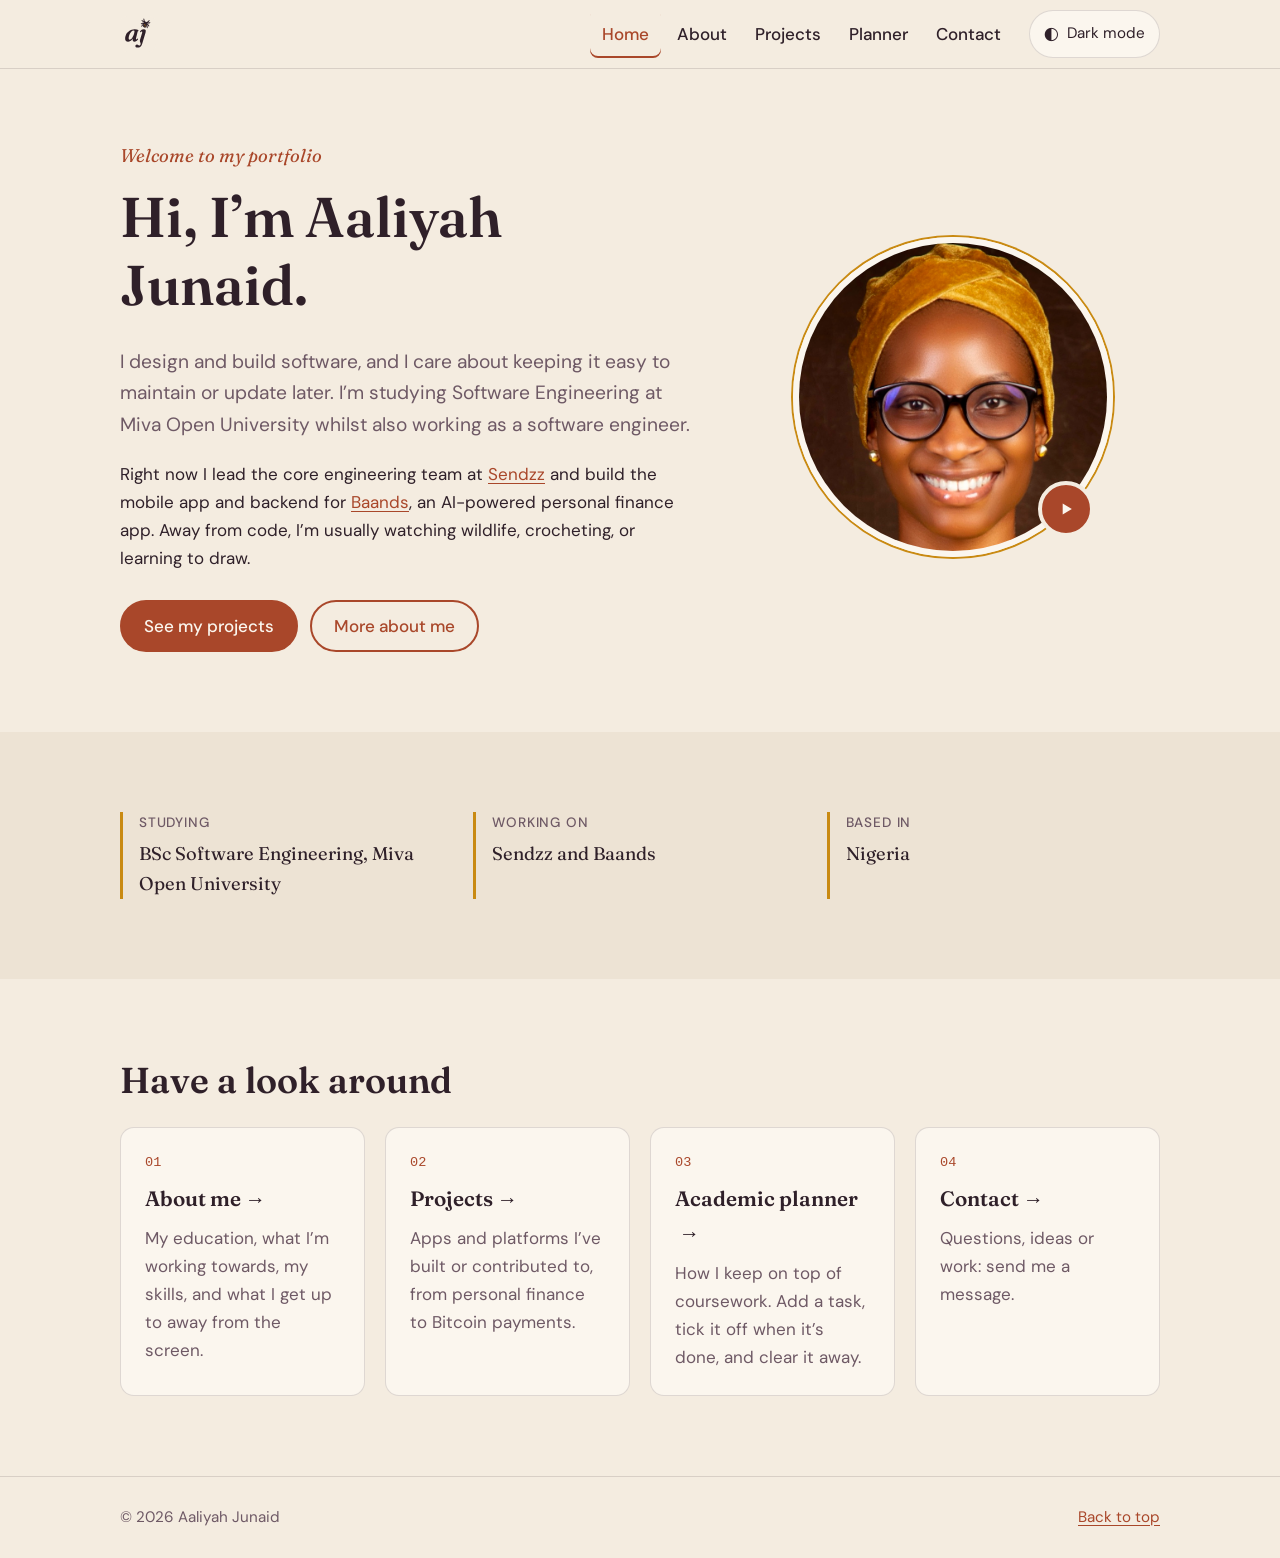
<file: index.html>
<!DOCTYPE html>
<html lang="en">
<head>
  <meta charset="UTF-8">
  <meta name="viewport" content="width=device-width, initial-scale=1">
  <title>Aaliyah Junaid | Software Engineering Student</title>
  <meta name="description" content="Portfolio of Aaliyah Junaid, a Software Engineering student at Miva Open University and a working software engineer in Nigeria.">
  <meta name="author" content="Aaliyah Junaid">
  <meta name="color-scheme" content="light dark">
  <link rel="icon" href="assets/favicon.svg" type="image/svg+xml">

  <link rel="preconnect" href="https://fonts.googleapis.com">
  <link rel="preconnect" href="https://fonts.gstatic.com" crossorigin>
  <link href="https://fonts.googleapis.com/css2?family=DM+Sans:opsz,wght@9..40,400;9..40,500;9..40,700&family=Fraunces:opsz,wght@9..144,500;9..144,600&display=swap" rel="stylesheet">

  <link rel="stylesheet" href="css/styles.css">
  <!-- Applied before first paint so a saved dark theme doesn't flash light. -->
  <script>
    try {
      var savedTheme = localStorage.getItem("theme");
      if (savedTheme === "dark" || savedTheme === "light") {
        document.documentElement.setAttribute("data-theme", savedTheme);
      }
    } catch (e) { /* storage blocked: fall back to the system theme */ }
  </script>
  <script src="js/main.js" defer></script>
  <script src="js/home.js" defer></script>
</head>
<body>
  <a class="skip-link" href="#main">Skip to main content</a>

  <header class="site-header">
    <div class="container header-inner">
      <a class="logo" href="index.html">
        <img src="assets/favicon.svg" alt="" width="36" height="36">
        <span class="visually-hidden">Aaliyah Junaid, home</span>
      </a>

      <button class="nav-toggle" type="button" aria-expanded="false" aria-controls="site-nav">
        <span class="nav-toggle-bars" aria-hidden="true"></span>
        <span class="nav-toggle-label">Menu</span>
      </button>

      <nav id="site-nav" class="site-nav" aria-label="Main">
        <ul>
          <li><a href="index.html" aria-current="page">Home</a></li>
          <li><a href="about.html">About</a></li>
          <li><a href="projects.html">Projects</a></li>
          <li><a href="planner.html">Planner</a></li>
          <li><a href="contact.html">Contact</a></li>
        </ul>
      </nav>

      <button class="theme-toggle" type="button">
        <span aria-hidden="true" class="theme-icon">◐</span>
        <span class="theme-label">Dark mode</span>
      </button>
    </div>
  </header>

  <main id="main">
    <section class="hero" aria-labelledby="hero-title">
      <div class="container hero-inner">
        <div class="hero-text reveal">
          <p class="welcome">Welcome to my portfolio</p>
          <h1 id="hero-title">Hi, I’m Aaliyah Junaid.</h1>
          <p class="lead">I design and build software, and I care about keeping it easy to maintain or update later. I’m studying Software Engineering at Miva Open University whilst also working as a software engineer.</p>
          <p class="bio">Right now I lead the core engineering team at <a href="https://sendzz.io">Sendzz</a> and build the mobile app and backend for <a href="https://baands.io">Baands</a>, an AI-powered personal finance app. Away from code, I’m usually watching wildlife, crocheting, or learning to draw.</p>
          <div class="hero-actions">
            <a class="button button-primary" href="projects.html">See my projects</a>
            <a class="button button-secondary" href="about.html">More about me</a>
          </div>
        </div>

        <figure class="hero-figure reveal">
          <div class="portrait-wrap">
            <img class="hero-portrait" src="assets/headshot.jpg" alt="Photo of Aaliyah Junaid smiling, wearing glasses and a gold head wrap." width="743" height="800">
            <!-- A short voice greeting. The button controls it; the caption is its transcript. -->
            <audio id="greeting" src="assets/hello.m4a" preload="metadata"></audio>
            <button class="audio-button" type="button" aria-controls="greeting">
              <svg class="icon-play" viewBox="0 0 24 24" width="20" height="20" aria-hidden="true" focusable="false"><path d="M8 5.5v13l11-6.5z" fill="currentColor"/></svg>
              <svg class="icon-pause" viewBox="0 0 24 24" width="20" height="20" aria-hidden="true" focusable="false"><path d="M7 5h4v14H7zM13 5h4v14h-4z" fill="currentColor"/></svg>
              <span class="visually-hidden">Play my greeting</span>
            </button>
            <span class="tooltip" id="audio-tip" aria-hidden="true">Play my greeting</span>
          </div>
          <!-- Shown like a subtitle while the greeting plays; always available to screen readers. -->
          <figcaption class="transcript"><span class="visually-hidden">Transcript of the greeting: </span>“Hi, I’m Aaliyah Junaid, nice to meet you.”</figcaption>
        </figure>
      </div>
    </section>

    <section class="section section-alt" aria-labelledby="glance-title">
      <div class="container">
        <h2 id="glance-title" class="visually-hidden">At a glance</h2>
        <dl class="glance">
          <div class="glance-item">
            <dt>Studying</dt>
            <dd>BSc Software Engineering, Miva Open University</dd>
          </div>
          <div class="glance-item">
            <dt>Working on</dt>
            <dd>Sendzz and Baands</dd>
          </div>
          <div class="glance-item">
            <dt>Based in</dt>
            <dd>Nigeria</dd>
          </div>
        </dl>
      </div>
    </section>

    <section class="section" aria-labelledby="explore-title">
      <div class="container">
        <h2 id="explore-title">Have a look around</h2>
        <ul class="explore-grid" role="list">
          <li>
            <a class="card explore-card" href="about.html">
              <span class="explore-kicker">01</span>
              <span class="explore-title">About me</span>
              <span class="explore-text">My education, what I’m working towards, my skills, and what I get up to away from the screen.</span>
            </a>
          </li>
          <li>
            <a class="card explore-card" href="projects.html">
              <span class="explore-kicker">02</span>
              <span class="explore-title">Projects</span>
              <span class="explore-text">Apps and platforms I’ve built or contributed to, from personal finance to Bitcoin payments.</span>
            </a>
          </li>
          <li>
            <a class="card explore-card" href="planner.html">
              <span class="explore-kicker">03</span>
              <span class="explore-title">Academic planner</span>
              <span class="explore-text">How I keep on top of coursework. Add a task, tick it off when it’s done, and clear it away.</span>
            </a>
          </li>
          <li>
            <a class="card explore-card" href="contact.html">
              <span class="explore-kicker">04</span>
              <span class="explore-title">Contact</span>
              <span class="explore-text">Questions, ideas or work: send me a message.</span>
            </a>
          </li>
        </ul>
      </div>
    </section>
  </main>

  <footer class="site-footer">
    <div class="container footer-inner">
      <p>© <span id="year">2026</span> Aaliyah Junaid</p>
      <a href="#top">Back to top</a>
    </div>
  </footer>
</body>
</html>
</file>
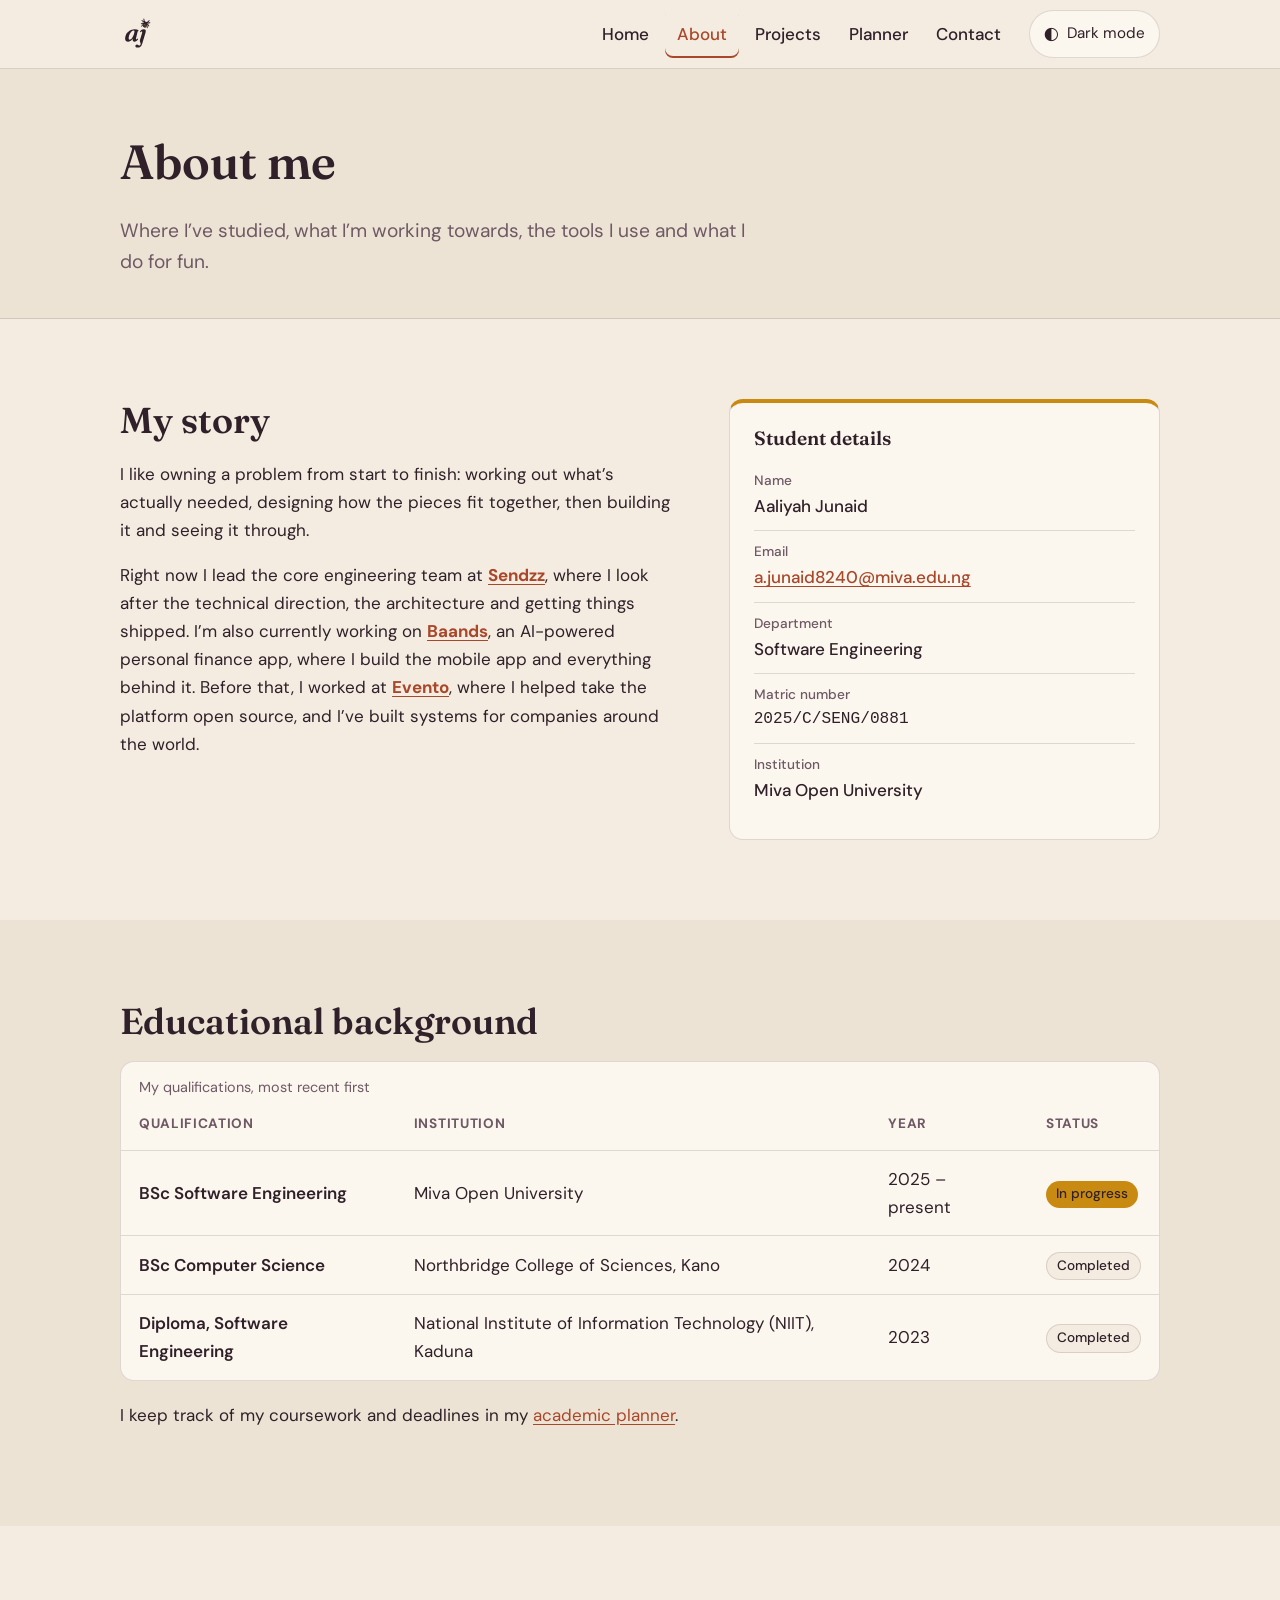
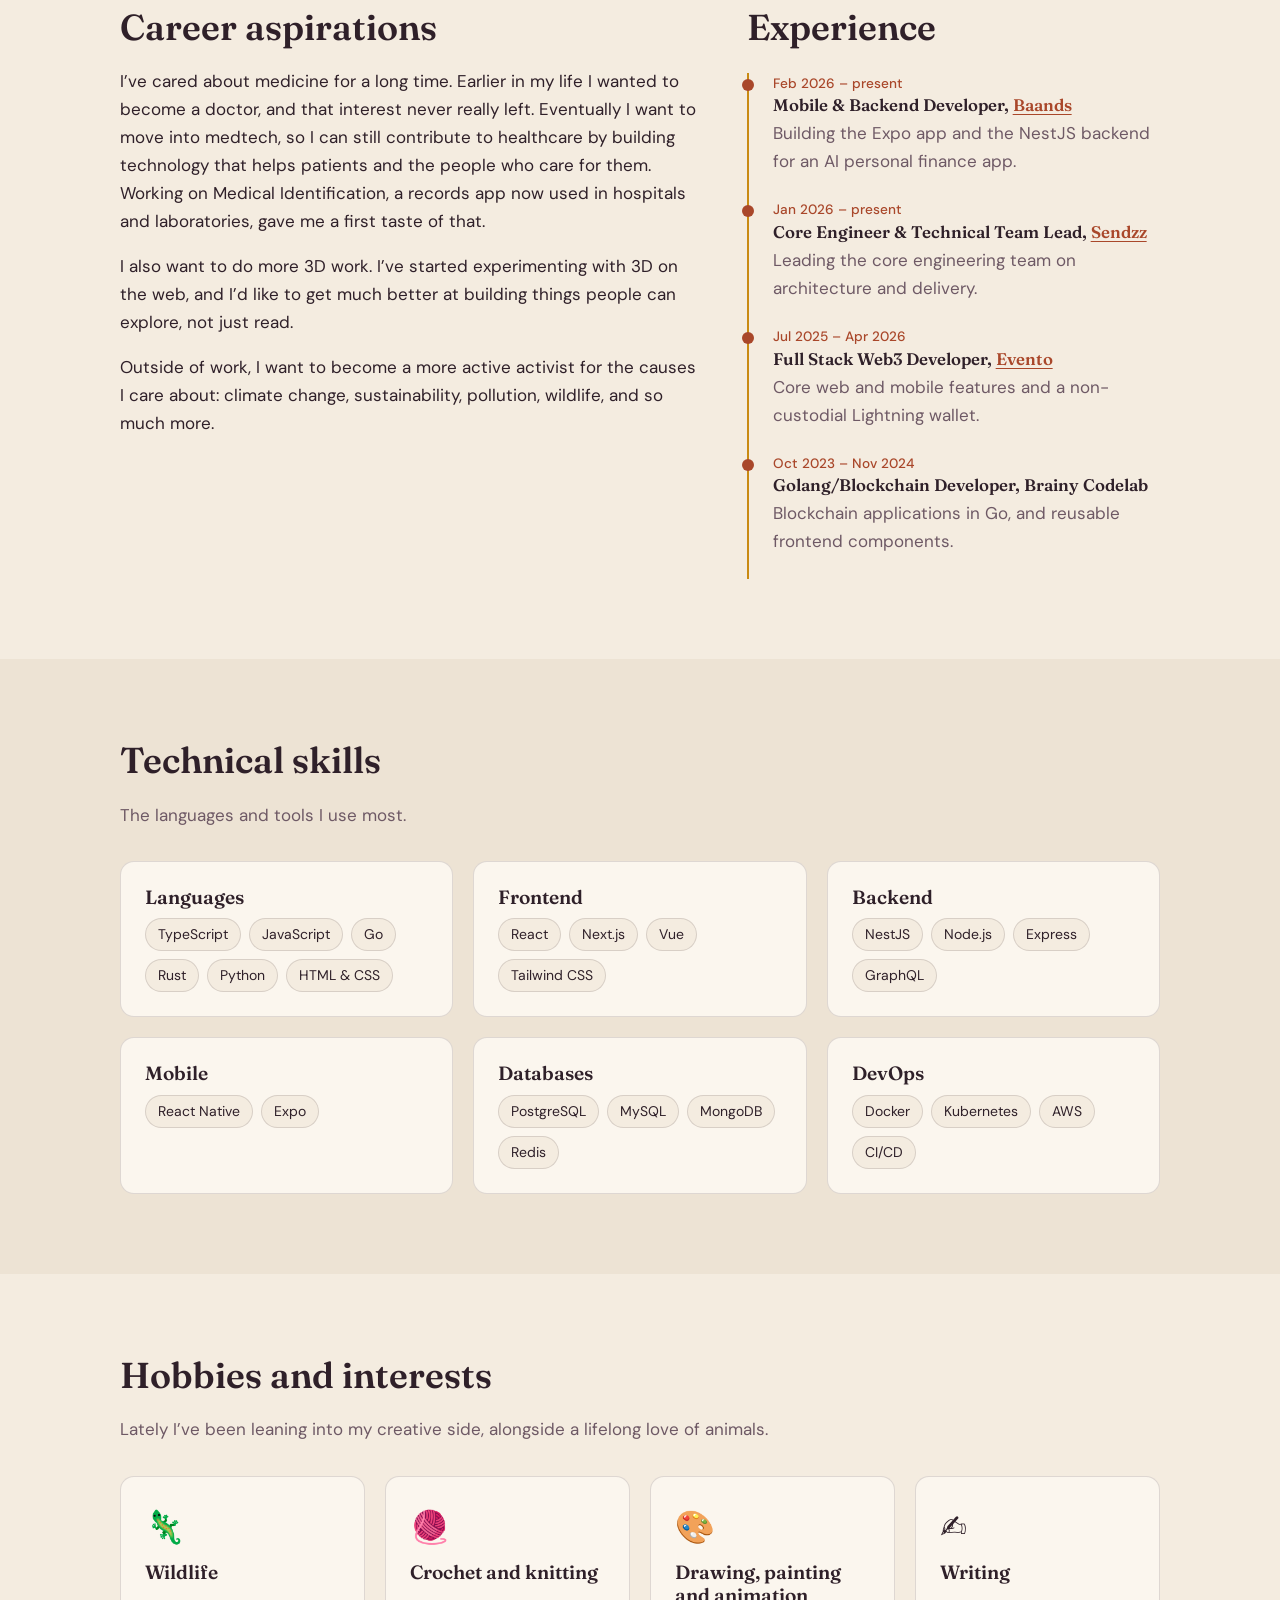
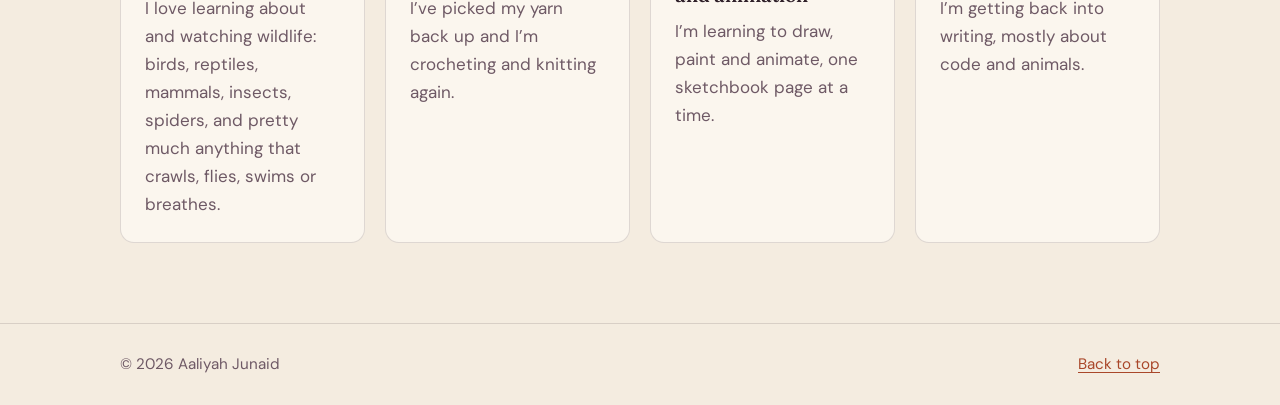
<file: about.html>
<!DOCTYPE html>
<html lang="en">
<head>
  <meta charset="UTF-8">
  <meta name="viewport" content="width=device-width, initial-scale=1">
  <title>About me | Aaliyah Junaid</title>
  <meta name="description" content="Aaliyah Junaid's education, career aspirations, technical skills, and hobbies and interests.">
  <meta name="author" content="Aaliyah Junaid">
  <meta name="color-scheme" content="light dark">
  <link rel="icon" href="assets/favicon.svg" type="image/svg+xml">

  <link rel="preconnect" href="https://fonts.googleapis.com">
  <link rel="preconnect" href="https://fonts.gstatic.com" crossorigin>
  <link href="https://fonts.googleapis.com/css2?family=DM+Sans:opsz,wght@9..40,400;9..40,500;9..40,700&family=Fraunces:opsz,wght@9..144,500;9..144,600&display=swap" rel="stylesheet">

  <link rel="stylesheet" href="css/styles.css">
  <!-- Applied before first paint so a saved dark theme doesn't flash light. -->
  <script>
    try {
      var savedTheme = localStorage.getItem("theme");
      if (savedTheme === "dark" || savedTheme === "light") {
        document.documentElement.setAttribute("data-theme", savedTheme);
      }
    } catch (e) { /* storage blocked: fall back to the system theme */ }
  </script>
  <script src="js/main.js" defer></script>
</head>
<body>
  <a class="skip-link" href="#main">Skip to main content</a>

  <header class="site-header">
    <div class="container header-inner">
      <a class="logo" href="index.html">
        <img src="assets/favicon.svg" alt="" width="36" height="36">
        <span class="visually-hidden">Aaliyah Junaid, home</span>
      </a>

      <button class="nav-toggle" type="button" aria-expanded="false" aria-controls="site-nav">
        <span class="nav-toggle-bars" aria-hidden="true"></span>
        <span class="nav-toggle-label">Menu</span>
      </button>

      <nav id="site-nav" class="site-nav" aria-label="Main">
        <ul>
          <li><a href="index.html">Home</a></li>
          <li><a href="about.html" aria-current="page">About</a></li>
          <li><a href="projects.html">Projects</a></li>
          <li><a href="planner.html">Planner</a></li>
          <li><a href="contact.html">Contact</a></li>
        </ul>
      </nav>

      <button class="theme-toggle" type="button">
        <span aria-hidden="true" class="theme-icon">◐</span>
        <span class="theme-label">Dark mode</span>
      </button>
    </div>
  </header>

  <main id="main">
    <section class="page-intro" aria-labelledby="page-title">
      <div class="container reveal">
        <h1 id="page-title">About me</h1>
        <p class="lead">Where I’ve studied, what I’m working towards, the tools I use and what I do for fun.</p>
      </div>
    </section>

    <section class="section" aria-labelledby="story-title">
      <div class="container about-grid">
        <div>
          <h2 id="story-title">My story</h2>
          <p>I like owning a problem from start to finish: working out what’s actually needed, designing how the pieces fit together, then building it and seeing it through.</p>
          <p>Right now I lead the core engineering team at <a href="https://sendzz.io"><strong>Sendzz</strong></a>, where I look after the technical direction, the architecture and getting things shipped. I’m also currently working on <a href="https://baands.io"><strong>Baands</strong></a>, an AI-powered personal finance app, where I build the mobile app and everything behind it. Before that, I worked at <a href="https://evento.so"><strong>Evento</strong></a>, where I helped take the platform open source, and I’ve built systems for companies around the world.</p>
        </div>

        <aside class="card details-card" aria-labelledby="details-title">
          <h2 id="details-title" class="h3">Student details</h2>
          <dl class="details-list">
            <div>
              <dt>Name</dt>
              <dd>Aaliyah Junaid</dd>
            </div>
            <div>
              <dt>Email</dt>
              <dd><a href="mailto:a.junaid8240@miva.edu.ng">a.junaid8240@miva.edu.ng</a></dd>
            </div>
            <div>
              <dt>Department</dt>
              <dd>Software Engineering</dd>
            </div>
            <div>
              <dt>Matric number</dt>
              <dd class="mono">2025/C/SENG/0881</dd>
            </div>
            <div>
              <dt>Institution</dt>
              <dd>Miva Open University</dd>
            </div>
          </dl>
        </aside>
      </div>
    </section>

    <section class="section section-alt" aria-labelledby="education-title">
      <div class="container">
        <h2 id="education-title">Educational background</h2>
        <div class="table-wrap" role="region" aria-labelledby="education-caption" tabindex="0">
          <table class="data-table">
            <caption id="education-caption">My qualifications, most recent first</caption>
            <thead>
              <tr>
                <th scope="col">Qualification</th>
                <th scope="col">Institution</th>
                <th scope="col">Year</th>
                <th scope="col">Status</th>
              </tr>
            </thead>
            <tbody>
              <tr>
                <th scope="row">BSc Software Engineering</th>
                <td>Miva Open University</td>
                <td>2025 – present</td>
                <td><span class="status status-progress">In progress</span></td>
              </tr>
              <tr>
                <th scope="row">BSc Computer Science</th>
                <td>Northbridge College of Sciences, Kano</td>
                <td>2024</td>
                <td><span class="status status-done">Completed</span></td>
              </tr>
              <tr>
                <th scope="row">Diploma, Software Engineering</th>
                <td>National Institute of Information Technology (NIIT), Kaduna</td>
                <td>2023</td>
                <td><span class="status status-done">Completed</span></td>
              </tr>
            </tbody>
          </table>
        </div>
        <p class="aside-link">I keep track of my coursework and deadlines in my <a href="planner.html">academic planner</a>.</p>
      </div>
    </section>

    <section class="section" aria-labelledby="aspirations-title">
      <div class="container two-col">
        <div>
          <h2 id="aspirations-title">Career aspirations</h2>
          <p>I’ve cared about medicine for a long time. Earlier in my life I wanted to become a doctor, and that interest never really left. Eventually I want to move into medtech, so I can still contribute to healthcare by building technology that helps patients and the people who care for them. Working on Medical Identification, a records app now used in hospitals and laboratories, gave me a first taste of that.</p>
          <p>I also want to do more 3D work. I’ve started experimenting with 3D on the web, and I’d like to get much better at building things people can explore, not just read.</p>
          <p>Outside of work, I want to become a more active activist for the causes I care about: climate change, sustainability, pollution, wildlife, and so much more.</p>
        </div>
        <div>
          <h2 id="experience-title">Experience</h2>
          <ol class="timeline" role="list" aria-labelledby="experience-title">
            <li>
              <p class="timeline-date">Feb 2026 – present</p>
              <h3>Mobile &amp; Backend Developer, <a href="https://baands.io">Baands</a></h3>
              <p>Building the Expo app and the NestJS backend for an AI personal finance app.</p>
            </li>
            <li>
              <p class="timeline-date">Jan 2026 – present</p>
              <h3>Core Engineer &amp; Technical Team Lead, <a href="https://sendzz.io">Sendzz</a></h3>
              <p>Leading the core engineering team on architecture and delivery.</p>
            </li>
            <li>
              <p class="timeline-date">Jul 2025 – Apr 2026</p>
              <h3>Full Stack Web3 Developer, <a href="https://evento.so">Evento</a></h3>
              <p>Core web and mobile features and a non-custodial Lightning wallet.</p>
            </li>
            <li>
              <p class="timeline-date">Oct 2023 – Nov 2024</p>
              <h3>Golang/Blockchain Developer, Brainy Codelab</h3>
              <p>Blockchain applications in Go, and reusable frontend components.</p>
            </li>
          </ol>
        </div>
      </div>
    </section>

    <section class="section section-alt" aria-labelledby="skills-title">
      <div class="container">
        <h2 id="skills-title">Technical skills</h2>
        <p class="section-intro">The languages and tools I use most.</p>
        <ul class="skills-grid" role="list">
          <li class="card">
            <h3>Languages</h3>
            <ul class="tags" role="list"><li>TypeScript</li><li>JavaScript</li><li>Go</li><li>Rust</li><li>Python</li><li>HTML &amp; CSS</li></ul>
          </li>
          <li class="card">
            <h3>Frontend</h3>
            <ul class="tags" role="list"><li>React</li><li>Next.js</li><li>Vue</li><li>Tailwind CSS</li></ul>
          </li>
          <li class="card">
            <h3>Backend</h3>
            <ul class="tags" role="list"><li>NestJS</li><li>Node.js</li><li>Express</li><li>GraphQL</li></ul>
          </li>
          <li class="card">
            <h3>Mobile</h3>
            <ul class="tags" role="list"><li>React Native</li><li>Expo</li></ul>
          </li>
          <li class="card">
            <h3>Databases</h3>
            <ul class="tags" role="list"><li>PostgreSQL</li><li>MySQL</li><li>MongoDB</li><li>Redis</li></ul>
          </li>
          <li class="card">
            <h3>DevOps</h3>
            <ul class="tags" role="list"><li>Docker</li><li>Kubernetes</li><li>AWS</li><li>CI/CD</li></ul>
          </li>
        </ul>
      </div>
    </section>

    <section class="section" aria-labelledby="hobbies-title">
      <div class="container">
        <h2 id="hobbies-title">Hobbies and interests</h2>
        <p class="section-intro">Lately I’ve been leaning into my creative side, alongside a lifelong love of animals.</p>
        <ul class="hobby-grid" role="list">
          <li class="card hobby">
            <span class="hobby-icon" aria-hidden="true">🦎</span>
            <h3>Wildlife</h3>
            <p>I love learning about and watching wildlife: birds, reptiles, mammals, insects, spiders, and pretty much anything that crawls, flies, swims or breathes.</p>
          </li>
          <li class="card hobby">
            <span class="hobby-icon" aria-hidden="true">🧶</span>
            <h3>Crochet and knitting</h3>
            <p>I’ve picked my yarn back up and I’m crocheting and knitting again.</p>
          </li>
          <li class="card hobby">
            <span class="hobby-icon" aria-hidden="true">🎨</span>
            <h3>Drawing, painting and animation</h3>
            <p>I’m learning to draw, paint and animate, one sketchbook page at a time.</p>
          </li>
          <li class="card hobby">
            <span class="hobby-icon" aria-hidden="true">✍️</span>
            <h3>Writing</h3>
            <p>I’m getting back into writing, mostly about code and animals.</p>
          </li>
        </ul>
      </div>
    </section>
  </main>

  <footer class="site-footer">
    <div class="container footer-inner">
      <p>© <span id="year">2026</span> Aaliyah Junaid</p>
      <a href="#top">Back to top</a>
    </div>
  </footer>
</body>
</html>
</file>
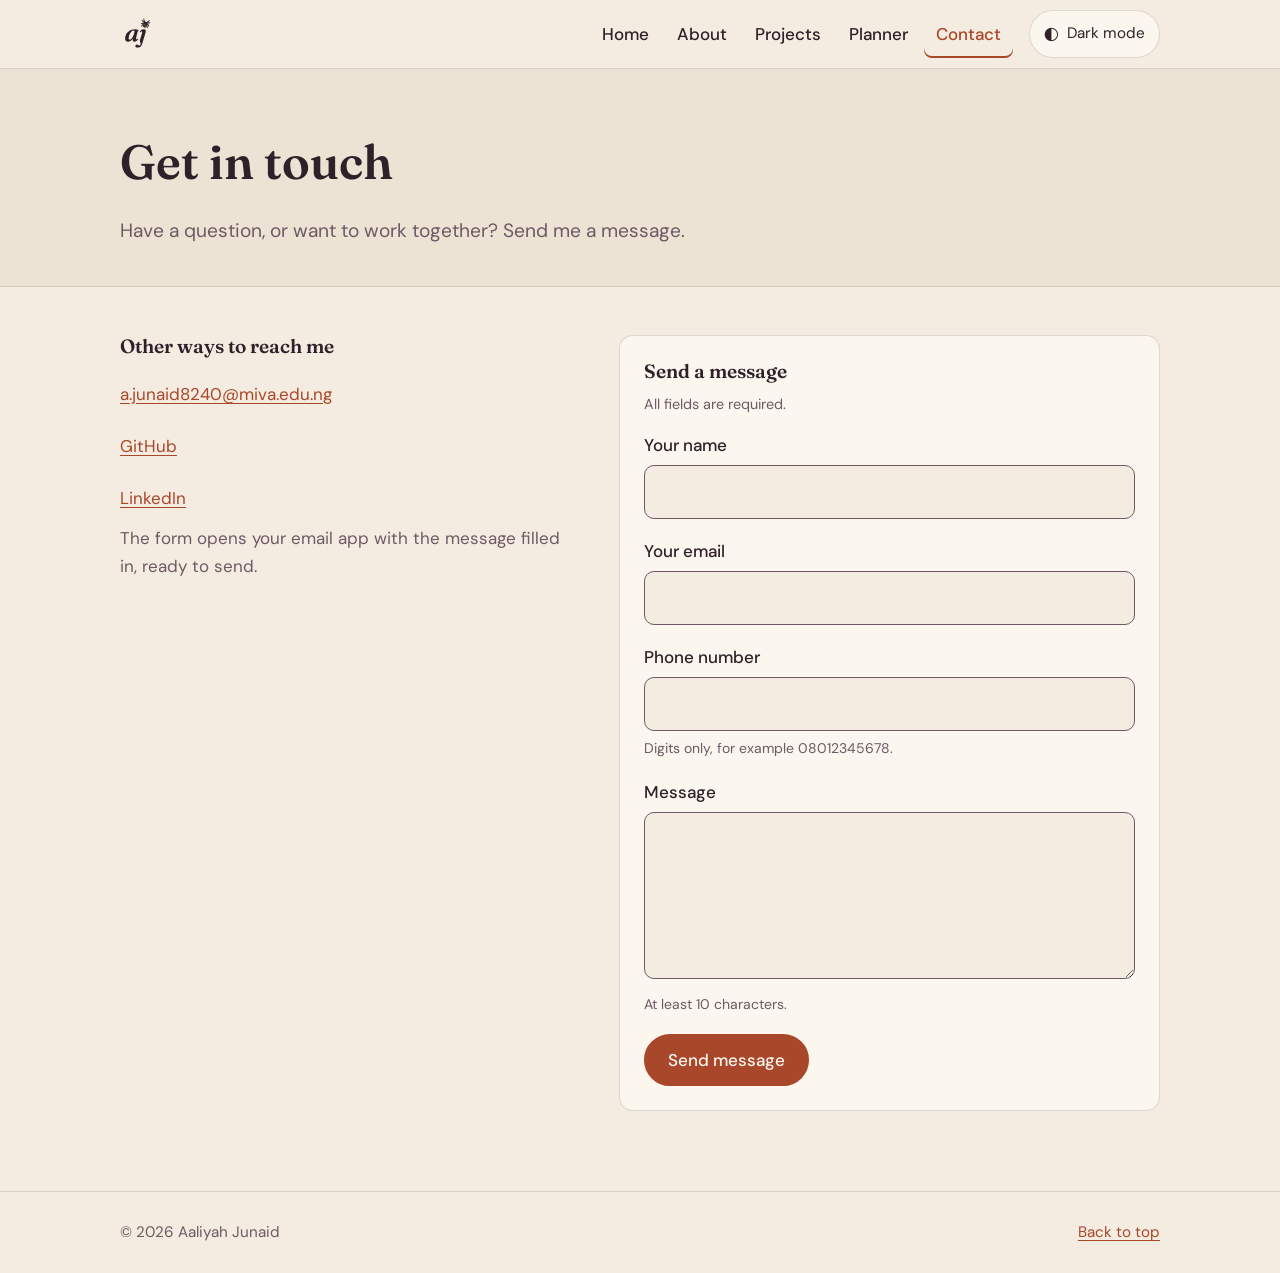
<file: contact.html>
<!DOCTYPE html>
<html lang="en">
<head>
  <meta charset="UTF-8">
  <meta name="viewport" content="width=device-width, initial-scale=1">
  <title>Contact | Aaliyah Junaid</title>
  <meta name="description" content="Send Aaliyah Junaid a message, or find her on GitHub and LinkedIn.">
  <meta name="author" content="Aaliyah Junaid">
  <meta name="color-scheme" content="light dark">
  <link rel="icon" href="assets/favicon.svg" type="image/svg+xml">

  <link rel="preconnect" href="https://fonts.googleapis.com">
  <link rel="preconnect" href="https://fonts.gstatic.com" crossorigin>
  <link href="https://fonts.googleapis.com/css2?family=DM+Sans:opsz,wght@9..40,400;9..40,500;9..40,700&family=Fraunces:opsz,wght@9..144,500;9..144,600&display=swap" rel="stylesheet">

  <link rel="stylesheet" href="css/styles.css">
  <!-- Applied before first paint so a saved dark theme doesn't flash light. -->
  <script>
    try {
      var savedTheme = localStorage.getItem("theme");
      if (savedTheme === "dark" || savedTheme === "light") {
        document.documentElement.setAttribute("data-theme", savedTheme);
      }
    } catch (e) { /* storage blocked: fall back to the system theme */ }
  </script>
  <script src="js/main.js" defer></script>
  <script src="js/contact.js" defer></script>
</head>
<body>
  <a class="skip-link" href="#main">Skip to main content</a>

  <header class="site-header">
    <div class="container header-inner">
      <a class="logo" href="index.html">
        <img src="assets/favicon.svg" alt="" width="36" height="36">
        <span class="visually-hidden">Aaliyah Junaid, home</span>
      </a>

      <button class="nav-toggle" type="button" aria-expanded="false" aria-controls="site-nav">
        <span class="nav-toggle-bars" aria-hidden="true"></span>
        <span class="nav-toggle-label">Menu</span>
      </button>

      <nav id="site-nav" class="site-nav" aria-label="Main">
        <ul>
          <li><a href="index.html">Home</a></li>
          <li><a href="about.html">About</a></li>
          <li><a href="projects.html">Projects</a></li>
          <li><a href="planner.html">Planner</a></li>
          <li><a href="contact.html" aria-current="page">Contact</a></li>
        </ul>
      </nav>

      <button class="theme-toggle" type="button">
        <span aria-hidden="true" class="theme-icon">◐</span>
        <span class="theme-label">Dark mode</span>
      </button>
    </div>
  </header>

  <main id="main">
    <section class="page-intro" aria-labelledby="page-title">
      <div class="container reveal">
        <h1 id="page-title">Get in touch</h1>
        <p class="lead">Have a question, or want to work together? Send me a message.</p>
      </div>
    </section>

    <section class="section section-tight" aria-label="Contact form and details">
      <div class="container contact-grid">
        <div>
          <h2 class="h3">Other ways to reach me</h2>
          <ul class="contact-links" role="list">
            <li><a href="mailto:a.junaid8240@miva.edu.ng">a.junaid8240@miva.edu.ng</a></li>
            <li><a href="https://github.com/Leeyah-123" rel="noopener">GitHub</a></li>
            <li><a href="https://www.linkedin.com/in/aaliyah-junaid" rel="noopener">LinkedIn</a></li>
          </ul>
          <p class="muted">The form opens your email app with the message filled in, ready to send.</p>
        </div>

        <form class="card contact-form" id="contact-form" novalidate>
          <h2 class="h3">Send a message</h2>
          <p class="form-note">All fields are required.</p>
          <div class="field">
            <label for="name">Your name</label>
            <input id="name" name="name" type="text" autocomplete="name" required aria-describedby="name-error">
            <p class="field-error" id="name-error"></p>
          </div>
          <div class="field">
            <label for="email">Your email</label>
            <input id="email" name="email" type="email" autocomplete="email" required aria-describedby="email-error">
            <p class="field-error" id="email-error"></p>
          </div>
          <div class="field">
            <label for="phone">Phone number</label>
            <input id="phone" name="phone" type="tel" inputmode="numeric" autocomplete="tel" required aria-describedby="phone-hint phone-error">
            <p class="field-hint" id="phone-hint">Digits only, for example 08012345678.</p>
            <p class="field-error" id="phone-error"></p>
          </div>
          <div class="field">
            <label for="message">Message</label>
            <textarea id="message" name="message" rows="5" required aria-describedby="message-hint message-error"></textarea>
            <p class="field-hint" id="message-hint">At least 10 characters.</p>
            <p class="field-error" id="message-error"></p>
          </div>
          <button class="button button-primary" type="submit">Send message</button>
          <p class="form-status" role="status" aria-live="polite"></p>
        </form>
      </div>
    </section>
  </main>

  <footer class="site-footer">
    <div class="container footer-inner">
      <p>© <span id="year">2026</span> Aaliyah Junaid</p>
      <a href="#top">Back to top</a>
    </div>
  </footer>
</body>
</html>
</file>
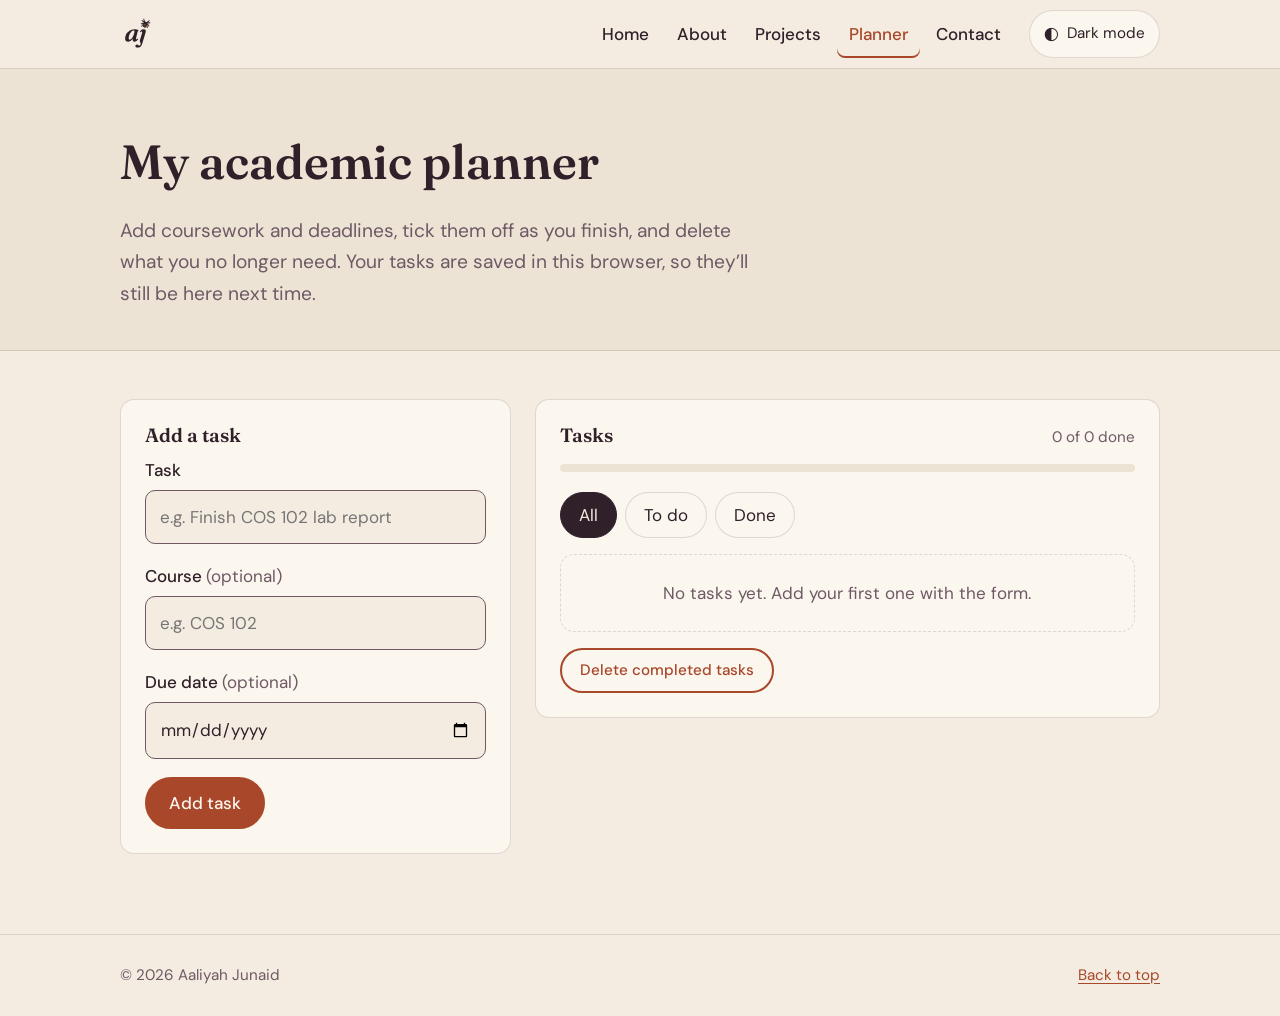
<file: planner.html>
<!DOCTYPE html>
<html lang="en">
<head>
  <meta charset="UTF-8">
  <meta name="viewport" content="width=device-width, initial-scale=1">
  <title>Academic planner | Aaliyah Junaid</title>
  <meta name="description" content="An interactive academic planner: add tasks, mark them as completed and delete them.">
  <meta name="author" content="Aaliyah Junaid">
  <meta name="color-scheme" content="light dark">
  <link rel="icon" href="assets/favicon.svg" type="image/svg+xml">

  <link rel="preconnect" href="https://fonts.googleapis.com">
  <link rel="preconnect" href="https://fonts.gstatic.com" crossorigin>
  <link href="https://fonts.googleapis.com/css2?family=DM+Sans:opsz,wght@9..40,400;9..40,500;9..40,700&family=Fraunces:opsz,wght@9..144,500;9..144,600&display=swap" rel="stylesheet">

  <link rel="stylesheet" href="css/styles.css">
  <!-- Applied before first paint so a saved dark theme doesn't flash light. -->
  <script>
    try {
      var savedTheme = localStorage.getItem("theme");
      if (savedTheme === "dark" || savedTheme === "light") {
        document.documentElement.setAttribute("data-theme", savedTheme);
      }
    } catch (e) { /* storage blocked: fall back to the system theme */ }
  </script>
  <script src="js/main.js" defer></script>
  <script src="js/planner.js" defer></script>
</head>
<body>
  <a class="skip-link" href="#main">Skip to main content</a>

  <header class="site-header">
    <div class="container header-inner">
      <a class="logo" href="index.html">
        <img src="assets/favicon.svg" alt="" width="36" height="36">
        <span class="visually-hidden">Aaliyah Junaid, home</span>
      </a>

      <button class="nav-toggle" type="button" aria-expanded="false" aria-controls="site-nav">
        <span class="nav-toggle-bars" aria-hidden="true"></span>
        <span class="nav-toggle-label">Menu</span>
      </button>

      <nav id="site-nav" class="site-nav" aria-label="Main">
        <ul>
          <li><a href="index.html">Home</a></li>
          <li><a href="about.html">About</a></li>
          <li><a href="projects.html">Projects</a></li>
          <li><a href="planner.html" aria-current="page">Planner</a></li>
          <li><a href="contact.html">Contact</a></li>
        </ul>
      </nav>

      <button class="theme-toggle" type="button">
        <span aria-hidden="true" class="theme-icon">◐</span>
        <span class="theme-label">Dark mode</span>
      </button>
    </div>
  </header>

  <main id="main">
    <section class="page-intro" aria-labelledby="page-title">
      <div class="container reveal">
        <h1 id="page-title">My academic planner</h1>
        <p class="lead">Add coursework and deadlines, tick them off as you finish, and delete what you no longer need. Your tasks are saved in this browser, so they’ll still be here next time.</p>
      </div>
    </section>

    <section class="section section-tight" aria-label="Planner">
      <div class="container planner">
        <form class="card planner-form" id="task-form" novalidate>
          <h2 class="h3">Add a task</h2>
          <div class="field">
            <label for="task-title">Task</label>
            <input id="task-title" name="title" type="text" maxlength="120" required aria-describedby="task-title-error" placeholder="e.g. Finish COS 102 lab report">
            <p class="field-error" id="task-title-error"></p>
          </div>
          <div class="field">
            <label for="task-course">Course <span class="optional">(optional)</span></label>
            <input id="task-course" name="course" type="text" maxlength="40" placeholder="e.g. COS 102">
          </div>
          <div class="field">
            <label for="task-due">Due date <span class="optional">(optional)</span></label>
            <input id="task-due" name="due" type="date">
          </div>
          <button class="button button-primary" type="submit">Add task</button>
        </form>

        <div class="card planner-list">
          <div class="planner-head">
            <h2 class="h3" id="tasks-title">Tasks</h2>
            <p class="planner-count" id="task-count">0 of 0 done</p>
          </div>
          <div class="progress" aria-hidden="true"><span class="progress-bar" id="task-progress"></span></div>

          <div class="filters planner-filters" role="group" aria-label="Show tasks">
            <button type="button" class="filter-button" data-show="all" aria-pressed="true">All</button>
            <button type="button" class="filter-button" data-show="active" aria-pressed="false">To do</button>
            <button type="button" class="filter-button" data-show="done" aria-pressed="false">Done</button>
          </div>

          <ul class="task-list" id="task-list" role="list" aria-labelledby="tasks-title"></ul>
          <p class="empty-state" id="task-empty" hidden></p>

          <button class="button button-secondary button-small" type="button" id="clear-done" hidden>Delete completed tasks</button>
          <p class="visually-hidden" id="planner-status" role="status" aria-live="polite"></p>
        </div>
      </div>
    </section>
  </main>

  <footer class="site-footer">
    <div class="container footer-inner">
      <p>© <span id="year">2026</span> Aaliyah Junaid</p>
      <a href="#top">Back to top</a>
    </div>
  </footer>
</body>
</html>
</file>
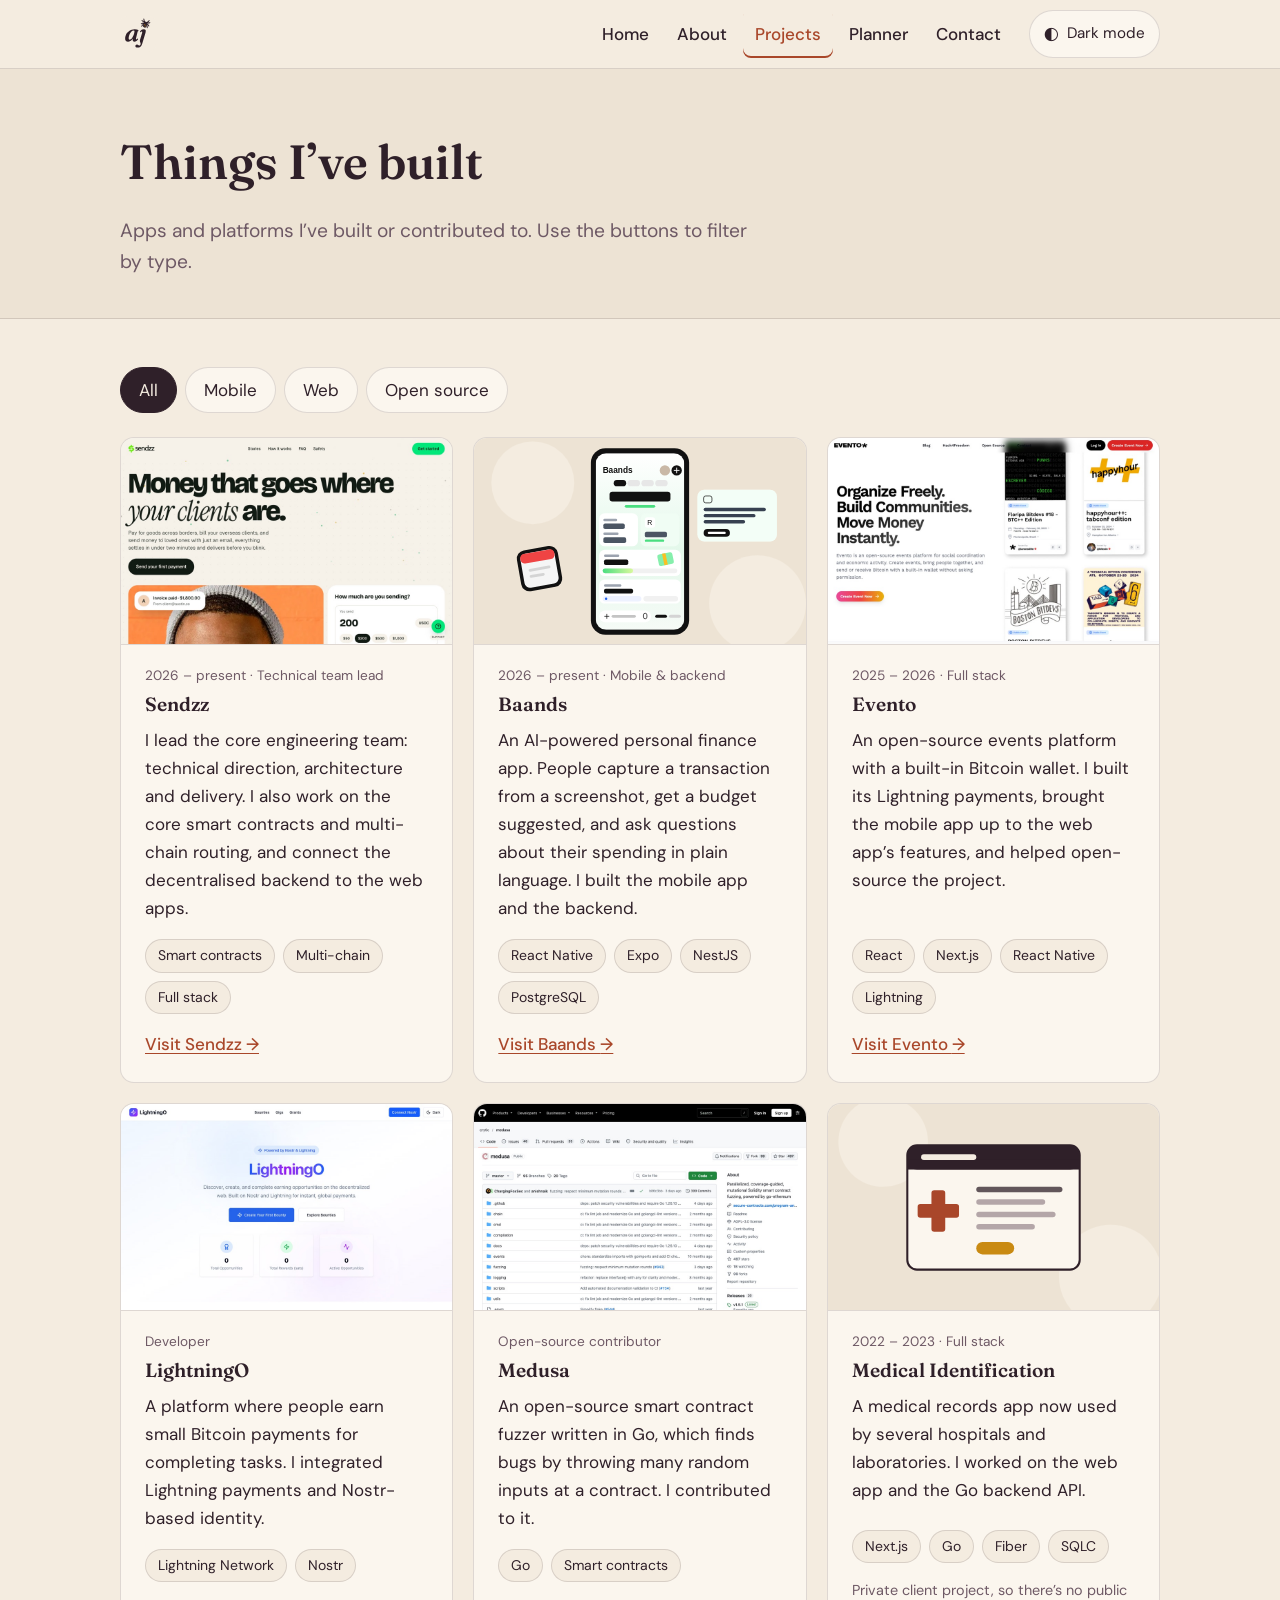
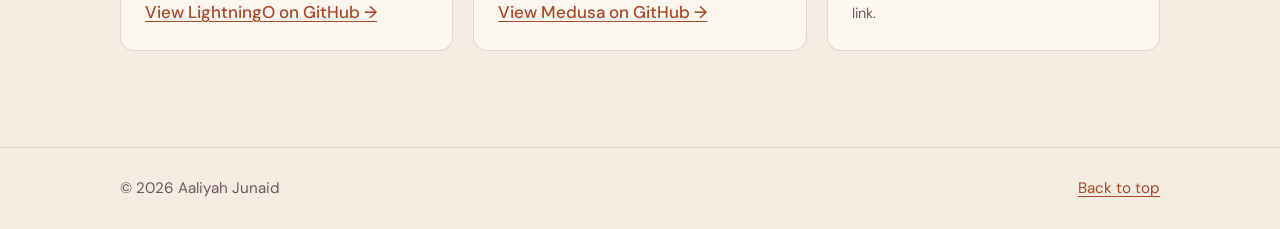
<file: projects.html>
<!DOCTYPE html>
<html lang="en">
<head>
  <meta charset="UTF-8">
  <meta name="viewport" content="width=device-width, initial-scale=1">
  <title>Projects | Aaliyah Junaid</title>
  <meta name="description" content="Projects Aaliyah Junaid has built or contributed to, including Sendzz, Baands, Evento, LightningO and Medusa.">
  <meta name="author" content="Aaliyah Junaid">
  <meta name="color-scheme" content="light dark">
  <link rel="icon" href="assets/favicon.svg" type="image/svg+xml">

  <link rel="preconnect" href="https://fonts.googleapis.com">
  <link rel="preconnect" href="https://fonts.gstatic.com" crossorigin>
  <link href="https://fonts.googleapis.com/css2?family=DM+Sans:opsz,wght@9..40,400;9..40,500;9..40,700&family=Fraunces:opsz,wght@9..144,500;9..144,600&display=swap" rel="stylesheet">

  <link rel="stylesheet" href="css/styles.css">
  <!-- Applied before first paint so a saved dark theme doesn't flash light. -->
  <script>
    try {
      var savedTheme = localStorage.getItem("theme");
      if (savedTheme === "dark" || savedTheme === "light") {
        document.documentElement.setAttribute("data-theme", savedTheme);
      }
    } catch (e) { /* storage blocked: fall back to the system theme */ }
  </script>
  <script src="js/main.js" defer></script>
  <script src="js/projects.js" defer></script>
</head>
<body>
  <a class="skip-link" href="#main">Skip to main content</a>

  <header class="site-header">
    <div class="container header-inner">
      <a class="logo" href="index.html">
        <img src="assets/favicon.svg" alt="" width="36" height="36">
        <span class="visually-hidden">Aaliyah Junaid, home</span>
      </a>

      <button class="nav-toggle" type="button" aria-expanded="false" aria-controls="site-nav">
        <span class="nav-toggle-bars" aria-hidden="true"></span>
        <span class="nav-toggle-label">Menu</span>
      </button>

      <nav id="site-nav" class="site-nav" aria-label="Main">
        <ul>
          <li><a href="index.html">Home</a></li>
          <li><a href="about.html">About</a></li>
          <li><a href="projects.html" aria-current="page">Projects</a></li>
          <li><a href="planner.html">Planner</a></li>
          <li><a href="contact.html">Contact</a></li>
        </ul>
      </nav>

      <button class="theme-toggle" type="button">
        <span aria-hidden="true" class="theme-icon">◐</span>
        <span class="theme-label">Dark mode</span>
      </button>
    </div>
  </header>

  <main id="main">
    <section class="page-intro" aria-labelledby="page-title">
      <div class="container reveal">
        <h1 id="page-title">Things I’ve built</h1>
        <p class="lead">Apps and platforms I’ve built or contributed to. Use the buttons to filter by type.</p>
      </div>
    </section>

    <section class="section section-tight" aria-label="Project list">
      <div class="container">
        <div class="filters" role="group" aria-label="Filter projects">
          <button type="button" class="filter-button" data-filter="all" aria-pressed="true">All</button>
          <button type="button" class="filter-button" data-filter="mobile" aria-pressed="false">Mobile</button>
          <button type="button" class="filter-button" data-filter="web" aria-pressed="false">Web</button>
          <button type="button" class="filter-button" data-filter="open-source" aria-pressed="false">Open source</button>
        </div>

        <ul class="projects-grid" role="list">
          <li class="card project" data-category="web">
            <img class="project-image" src="assets/projects/sendzz.jpg" alt="Sendzz home page" width="960" height="600" loading="lazy">
            <div class="project-body">
              <p class="project-meta">2026 – present · Technical team lead</p>
              <h2 class="h3">Sendzz</h2>
              <p>I lead the core engineering team: technical direction, architecture and delivery. I also work on the core smart contracts and multi-chain routing, and connect the decentralised backend to the web apps.</p>
              <ul class="tags" role="list"><li>Smart contracts</li><li>Multi-chain</li><li>Full stack</li></ul>
              <a class="project-link" href="https://sendzz.io">Visit Sendzz <span aria-hidden="true">→</span></a>
            </div>
          </li>
          <li class="card project" data-category="mobile web">
            <img class="project-image" src="assets/projects/baands.svg" alt="Illustration of the Baands app" width="960" height="600" loading="lazy">
            <div class="project-body">
              <p class="project-meta">2026 – present · Mobile &amp; backend</p>
              <h2 class="h3">Baands</h2>
              <p>An AI-powered personal finance app. People capture a transaction from a screenshot, get a budget suggested, and ask questions about their spending in plain language. I built the mobile app and the backend.</p>
              <ul class="tags" role="list"><li>React Native</li><li>Expo</li><li>NestJS</li><li>PostgreSQL</li></ul>
              <a class="project-link" href="https://baands.io">Visit Baands <span aria-hidden="true">→</span></a>
            </div>
          </li>
          <li class="card project" data-category="web mobile open-source">
            <img class="project-image" src="assets/projects/evento.jpg" alt="Evento home page" width="960" height="600" loading="lazy">
            <div class="project-body">
              <p class="project-meta">2025 – 2026 · Full stack</p>
              <h2 class="h3">Evento</h2>
              <p>An open-source events platform with a built-in Bitcoin wallet. I built its Lightning payments, brought the mobile app up to the web app’s features, and helped open-source the project.</p>
              <ul class="tags" role="list"><li>React</li><li>Next.js</li><li>React Native</li><li>Lightning</li></ul>
              <a class="project-link" href="https://evento.so">Visit Evento <span aria-hidden="true">→</span></a>
            </div>
          </li>
          <li class="card project" data-category="web">
            <img class="project-image" src="assets/projects/lightningo.jpg" alt="LightningO home page" width="960" height="600" loading="lazy">
            <div class="project-body">
              <p class="project-meta">Developer</p>
              <h2 class="h3">LightningO</h2>
              <p>A platform where people earn small Bitcoin payments for completing tasks. I integrated Lightning payments and Nostr-based identity.</p>
              <ul class="tags" role="list"><li>Lightning Network</li><li>Nostr</li></ul>
              <a class="project-link" href="https://github.com/Leeyah-123/lightning-o">View LightningO on GitHub <span aria-hidden="true">→</span></a>
            </div>
          </li>
          <li class="card project" data-category="open-source">
            <img class="project-image" src="assets/projects/medusa.jpg" alt="Medusa repository on GitHub" width="960" height="600" loading="lazy">
            <div class="project-body">
              <p class="project-meta">Open-source contributor</p>
              <h2 class="h3">Medusa</h2>
              <p>An open-source smart contract fuzzer written in Go, which finds bugs by throwing many random inputs at a contract. I contributed to it.</p>
              <ul class="tags" role="list"><li>Go</li><li>Smart contracts</li></ul>
              <a class="project-link" href="https://github.com/crytic/medusa">View Medusa on GitHub <span aria-hidden="true">→</span></a>
            </div>
          </li>
          <li class="card project" data-category="web">
            <img class="project-image" src="assets/projects/medical-id.svg" alt="Illustration of a medical record card" width="960" height="600" loading="lazy">
            <div class="project-body">
              <p class="project-meta">2022 – 2023 · Full stack</p>
              <h2 class="h3">Medical Identification</h2>
              <p>A medical records app now used by several hospitals and laboratories. I worked on the web app and the Go backend API.</p>
              <ul class="tags" role="list"><li>Next.js</li><li>Go</li><li>Fiber</li><li>SQLC</li></ul>
              <p class="project-note">Private client project, so there’s no public link.</p>
            </div>
          </li>
        </ul>
        <p class="filter-status" role="status" aria-live="polite"></p>
      </div>
    </section>
  </main>

  <footer class="site-footer">
    <div class="container footer-inner">
      <p>© <span id="year">2026</span> Aaliyah Junaid</p>
      <a href="#top">Back to top</a>
    </div>
  </footer>
</body>
</html>
</file>
<file: css/styles.css>
:root {
  --bg: #f4ece0;
  --bg-alt: #ede3d4;
  --card: #fbf6ee;
  --text: #2f2029;
  --muted: #6e5965;
  --accent: #a9472a;
  --accent-text: #fbf6ee;
  --gold: #c98a12;
  --line: rgb(47 32 41 / 0.14);
  --focus: #2f2029;
  --error: #a3271b;

  --font-body: "DM Sans", system-ui, sans-serif;
  --font-display: "Fraunces", Georgia, serif;
  --font-mono: ui-monospace, "SFMono-Regular", Menlo, monospace;

  --radius: 14px;
  --max-width: 1080px;
  --header-height: 68px;
}

/* Dark theme follows the system unless the visitor picked light with the toggle. */
@media (prefers-color-scheme: dark) {
  :root:not([data-theme="light"]) {
    --bg: #1d1418;
    --bg-alt: #251a1f;
    --card: #2c2026;
    --text: #f4ece0;
    --muted: #c4b0b9;
    --accent: #f0a27a;
    --accent-text: #1d1418;
    --gold: #f3c552;
    --line: rgb(244 236 224 / 0.14);
    --focus: #f3c552;
    --error: #ff9c8f;
  }
}

:root[data-theme="dark"] {
  --bg: #1d1418;
  --bg-alt: #251a1f;
  --card: #2c2026;
  --text: #f4ece0;
  --muted: #c4b0b9;
  --accent: #f0a27a;
  --accent-text: #1d1418;
  --gold: #f3c552;
  --line: rgb(244 236 224 / 0.14);
  --focus: #f3c552;
  --error: #ff9c8f;
}

/* ---------- Base ---------- */

*,
*::before,
*::after {
  box-sizing: border-box;
}

html {
  scroll-behavior: smooth;
  /* Keeps anchored headings clear of the sticky header. */
  scroll-padding-top: calc(var(--header-height) + 16px);
}

body {
  margin: 0;
  background: var(--bg);
  color: var(--text);
  font-family: var(--font-body);
  font-size: 1.0625rem;
  line-height: 1.65;
}

img {
  max-width: 100%;
  height: auto;
  display: block;
}

h1,
h2,
h3 {
  font-family: var(--font-display);
  font-weight: 600;
  line-height: 1.2;
  margin: 0 0 0.5em;
}

h1 { font-size: clamp(2.25rem, 6vw, 3.5rem); }
h2 { font-size: clamp(1.75rem, 4vw, 2.25rem); }
h3,
.h3 { font-size: 1.2rem; }

p { margin: 0 0 1em; }

a {
  color: var(--accent);
  text-underline-offset: 3px;
}

a:hover { text-decoration-thickness: 2px; }

:focus-visible {
  outline: 3px solid var(--focus);
  outline-offset: 3px;
  border-radius: 4px;
}

.container {
  width: 100%;
  max-width: var(--max-width);
  margin: 0 auto;
  padding: 0 20px;
}

.mono { font-family: var(--font-mono); font-size: 0.95em; }

.skip-link {
  position: absolute;
  left: 16px;
  top: -100px;
  z-index: 100;
  padding: 10px 16px;
  background: var(--text);
  color: var(--bg);
  border-radius: 8px;
}

.skip-link:focus { top: 12px; }

/* ---------- Buttons ---------- */

.button {
  display: inline-flex;
  align-items: center;
  justify-content: center;
  min-height: 44px;
  padding: 10px 22px;
  border-radius: 999px;
  border: 2px solid var(--accent);
  font: inherit;
  font-weight: 500;
  text-decoration: none;
  cursor: pointer;
  transition: background-color 0.2s, color 0.2s, transform 0.2s;
}

.button-primary {
  background: var(--accent);
  color: var(--accent-text);
}

.button-primary:hover { transform: translateY(-2px); }

.button-secondary {
  background: transparent;
  color: var(--accent);
}

.button-secondary:hover {
  background: var(--accent);
  color: var(--accent-text);
}

/* ---------- Header ---------- */

.site-header {
  position: sticky;
  top: 0;
  z-index: 10;
  background: var(--bg);
  border-bottom: 1px solid var(--line);
}

.header-inner {
  display: flex;
  align-items: center;
  gap: 16px;
  min-height: var(--header-height);
}

.logo {
  display: flex;
  align-items: center;
  gap: 10px;
  margin-right: auto;
  color: var(--text);
  font-family: var(--font-display);
  font-weight: 600;
  font-size: 1.15rem;
  text-decoration: none;
}

.logo img { border-radius: 8px; }

.site-nav ul {
  display: flex;
  gap: 4px;
  margin: 0;
  padding: 0;
  list-style: none;
}

.site-nav a {
  display: block;
  padding: 10px 12px;
  border-radius: 8px;
  color: var(--text);
  text-decoration: none;
  font-weight: 500;
}

.site-nav a:hover { background: var(--bg-alt); }

.site-nav a[aria-current="page"] {
  color: var(--accent);
  box-shadow: inset 0 -2px 0 var(--accent);
}

.nav-toggle,
.theme-toggle {
  display: inline-flex;
  align-items: center;
  gap: 8px;
  min-height: 44px;
  padding: 8px 14px;
  border: 1px solid var(--line);
  border-radius: 999px;
  background: var(--card);
  color: var(--text);
  font: inherit;
  font-size: 0.95rem;
  cursor: pointer;
}

.theme-icon { font-size: 1.1rem; }

.nav-toggle { display: none; }

.nav-toggle-bars,
.nav-toggle-bars::before,
.nav-toggle-bars::after {
  display: block;
  width: 18px;
  height: 2px;
  background: currentColor;
  border-radius: 2px;
  transition: transform 0.2s;
}

.nav-toggle-bars { position: relative; }

.nav-toggle-bars::before,
.nav-toggle-bars::after {
  content: "";
  position: absolute;
  left: 0;
}

.nav-toggle-bars::before { top: -6px; }
.nav-toggle-bars::after { top: 6px; }

.nav-toggle[aria-expanded="true"] .nav-toggle-bars { background: transparent; }
.nav-toggle[aria-expanded="true"] .nav-toggle-bars::before { transform: translateY(6px) rotate(45deg); }
.nav-toggle[aria-expanded="true"] .nav-toggle-bars::after { transform: translateY(-6px) rotate(-45deg); }

/* ---------- Hero ---------- */

.hero { padding: 72px 0 80px; }

.hero-inner {
  display: grid;
  grid-template-columns: 1.4fr 1fr;
  align-items: center;
  gap: 48px;
}

.lead {
  font-size: 1.2rem;
  color: var(--muted);
  max-width: 34em;
}

.hero-actions {
  display: flex;
  flex-wrap: wrap;
  gap: 12px;
  margin-top: 28px;
}

.visually-hidden {
  position: absolute;
  width: 1px;
  height: 1px;
  overflow: hidden;
  clip: rect(0 0 0 0);
  white-space: nowrap;
}

.hero-figure {
  margin: 0;
  justify-self: center;
  width: 100%;
  max-width: 320px;
  text-align: center;
}

.portrait-wrap { position: relative; }

.hero-portrait {
  width: 100%;
  aspect-ratio: 1;
  object-fit: cover;
  object-position: center 35%;
  border-radius: 50%;
  border: 6px solid var(--card);
  box-shadow: 0 0 0 2px var(--gold);
}

/* Sits on the portrait's edge like the camera badge on a profile picture. */
.audio-button {
  position: absolute;
  right: 6%;
  bottom: 6%;
  display: grid;
  place-items: center;
  width: 56px;
  height: 56px;
  border: 4px solid var(--bg);
  border-radius: 50%;
  background: var(--accent);
  color: var(--accent-text);
  cursor: pointer;
  transition: transform 0.2s;
}

.audio-button:hover { transform: scale(1.06); }

.audio-button .icon-pause,
.audio-button.is-playing .icon-play { display: none; }

.audio-button.is-playing .icon-pause { display: block; }

.audio-button.is-playing {
  box-shadow: 0 0 0 0 var(--accent);
  animation: pulse 1.4s ease-out infinite;
}

@keyframes pulse {
  to { box-shadow: 0 0 0 12px transparent; }
}

.tooltip {
  position: absolute;
  right: 0;
  bottom: calc(6% + 66px);
  padding: 6px 10px;
  border-radius: 8px;
  background: var(--text);
  color: var(--bg);
  font-size: 0.85rem;
  white-space: nowrap;
  pointer-events: none;
  opacity: 0;
  transition: opacity 0.15s;
}

.audio-button:hover + .tooltip,
.audio-button:focus-visible + .tooltip { opacity: 1; }

/* Esc hides the tooltip without moving focus (WCAG 1.4.13). */
.tooltip.is-dismissed { opacity: 0 !important; }

/* Hidden visually (but read by screen readers) until the greeting plays, then shown like a subtitle. */
.transcript {
  position: absolute;
  width: 1px;
  height: 1px;
  overflow: hidden;
  clip: rect(0 0 0 0);
  white-space: nowrap;
}

.transcript.is-showing {
  position: static;
  width: auto;
  height: auto;
  overflow: visible;
  clip: auto;
  white-space: normal;
  display: inline-block;
  margin-top: 16px;
  padding: 8px 14px;
  border-radius: 10px;
  background: var(--text);
  color: var(--bg);
  font-size: 0.95rem;
  animation: subtitle-in 0.25s ease-out;
}

@keyframes subtitle-in {
  from { opacity: 0; transform: translateY(6px); }
}

/* ---------- Sections ---------- */

.section { padding: 80px 0; }

.section-alt { background: var(--bg-alt); }

.section-intro {
  color: var(--muted);
  margin-bottom: 32px;
}

.card {
  background: var(--card);
  border: 1px solid var(--line);
  border-radius: var(--radius);
  padding: 24px;
}

/* About */

.about-grid {
  display: grid;
  grid-template-columns: 1.3fr 1fr;
  gap: 48px;
  align-items: start;
}

.details-card { border-top: 4px solid var(--gold); }

.details-list { margin: 0; }

.details-list > div {
  padding: 10px 0;
  border-bottom: 1px solid var(--line);
}

.details-list > div:last-child { border-bottom: 0; }

.details-list dt {
  color: var(--muted);
  font-size: 0.85rem;
  font-weight: 500;
}

.details-list dd {
  margin: 0;
  font-weight: 500;
  overflow-wrap: anywhere;
}

/* Skills */

.skills-grid,
.projects-grid {
  display: grid;
  grid-template-columns: repeat(auto-fill, minmax(260px, 1fr));
  gap: 20px;
  margin: 0;
  padding: 0;
  list-style: none;
}

.tags {
  display: flex;
  flex-wrap: wrap;
  gap: 8px;
  margin: 0;
  padding: 0;
  list-style: none;
}

.tags li {
  padding: 4px 12px;
  border: 1px solid var(--line);
  border-radius: 999px;
  background: var(--bg);
  font-size: 0.875rem;
}

/* Projects */

.filters {
  display: flex;
  flex-wrap: wrap;
  gap: 8px;
  margin-bottom: 24px;
}

.filter-button {
  min-height: 44px;
  padding: 8px 18px;
  border: 1px solid var(--line);
  border-radius: 999px;
  background: var(--card);
  color: var(--text);
  font: inherit;
  cursor: pointer;
}

.filter-button[aria-pressed="true"] {
  background: var(--text);
  color: var(--bg);
  border-color: var(--text);
}

.project {
  display: flex;
  flex-direction: column;
  transition: transform 0.2s, box-shadow 0.2s;
}

.project:hover {
  transform: translateY(-4px);
  box-shadow: 0 10px 24px rgb(47 32 41 / 0.12);
}

.project .tags { margin-top: auto; }

.project-meta {
  color: var(--muted);
  font-size: 0.85rem;
  margin-bottom: 6px;
}

.project[hidden] { display: none; }

.filter-status {
  margin-top: 16px;
  color: var(--muted);
  font-size: 0.9rem;
}

/* Experience & education */

.two-col {
  display: grid;
  grid-template-columns: 1.4fr 1fr;
  gap: 48px;
}

.timeline {
  margin: 24px 0 0;
  padding: 0;
  list-style: none;
  border-left: 2px solid var(--gold);
}

.timeline li {
  position: relative;
  padding: 0 0 24px 24px;
}

.timeline li::before {
  content: "";
  position: absolute;
  left: -7px;
  top: 6px;
  width: 12px;
  height: 12px;
  border-radius: 50%;
  background: var(--accent);
}

.timeline h3 { font-size: 1.05rem; margin-bottom: 4px; }

.timeline p { margin-bottom: 0; color: var(--muted); }

.timeline .timeline-date {
  font-size: 0.85rem;
  font-weight: 500;
  color: var(--accent);
}

/* Contact */

.contact-grid {
  display: grid;
  grid-template-columns: 1fr 1.2fr;
  gap: 48px;
  align-items: start;
}

.contact-links {
  margin: 0;
  padding: 0;
  list-style: none;
}

.contact-links li { padding: 6px 0; }

.contact-links a {
  display: inline-block;
  padding: 6px 0;
  overflow-wrap: anywhere;
}

.form-note {
  color: var(--muted);
  font-size: 0.9rem;
}

.field { margin-bottom: 18px; }

.field label {
  display: block;
  font-weight: 500;
  margin-bottom: 6px;
}

.field input,
.field textarea {
  width: 100%;
  padding: 12px 14px;
  border: 1.5px solid var(--muted);
  border-radius: 10px;
  background: var(--bg);
  color: var(--text);
  font: inherit;
}

.field textarea { resize: vertical; }

.field input[aria-invalid="true"],
.field textarea[aria-invalid="true"] {
  border-color: var(--error);
  border-width: 2px;
}

.field-hint {
  margin: 6px 0 0;
  color: var(--muted);
  font-size: 0.875rem;
}

.field-error {
  margin: 6px 0 0;
  color: var(--error);
  font-size: 0.9rem;
  font-weight: 500;
}

.field-error:empty { display: none; }

.form-status {
  margin: 16px 0 0;
  font-weight: 500;
}

.form-status:empty { display: none; }

/* ---------- Shared page pieces ---------- */

/* Gentle entrance for the top of each page. */
.reveal { animation: reveal 0.6s ease-out both; }

.hero-figure.reveal { animation-delay: 0.12s; }

@keyframes reveal {
  from { opacity: 0; transform: translateY(14px); }
}

.page-intro {
  padding: 64px 0 40px;
  background: var(--bg-alt);
  border-bottom: 1px solid var(--line);
}

.page-intro h1 { font-size: clamp(2rem, 5vw, 3rem); }

.page-intro .lead { margin-bottom: 0; }

.section-tight { padding-top: 48px; }

.muted { color: var(--muted); }

.optional {
  color: var(--muted);
  font-weight: 400;
}

.button-small {
  min-height: 44px;
  padding: 8px 18px;
  font-size: 0.95rem;
}

/* ---------- Home ---------- */

.welcome {
  margin-bottom: 12px;
  font-family: var(--font-display);
  font-style: italic;
  font-size: 1.15rem;
  color: var(--accent);
}

.bio { max-width: 34em; }

.glance {
  display: grid;
  grid-template-columns: repeat(3, 1fr);
  gap: 20px;
  margin: 0;
}

.glance-item {
  padding-left: 16px;
  border-left: 3px solid var(--gold);
}

.glance dt {
  color: var(--muted);
  font-size: 0.85rem;
  font-weight: 500;
  text-transform: uppercase;
  letter-spacing: 0.06em;
}

.glance dd {
  margin: 4px 0 0;
  font-family: var(--font-display);
  font-size: 1.15rem;
}

.explore-grid {
  display: grid;
  grid-template-columns: repeat(auto-fill, minmax(230px, 1fr));
  gap: 20px;
  margin: 24px 0 0;
  padding: 0;
  list-style: none;
}

.explore-card {
  display: flex;
  flex-direction: column;
  gap: 8px;
  height: 100%;
  color: var(--text);
  text-decoration: none;
  transition: transform 0.2s, border-color 0.2s, box-shadow 0.2s;
}

.explore-card:hover {
  transform: translateY(-4px);
  border-color: var(--accent);
  box-shadow: 0 10px 24px rgb(47 32 41 / 0.12);
}

.explore-kicker {
  font-family: var(--font-mono);
  color: var(--accent);
  font-size: 0.85rem;
}

.explore-title {
  font-family: var(--font-display);
  font-weight: 600;
  font-size: 1.3rem;
}

.explore-title::after {
  content: "\00a0→";
  display: inline-block;
  transition: transform 0.2s;
}

.explore-card:hover .explore-title::after { transform: translateX(4px); }

.explore-text { color: var(--muted); }

/* ---------- About ---------- */

.table-wrap {
  overflow-x: auto;
  border: 1px solid var(--line);
  border-radius: var(--radius);
  background: var(--card);
}

.data-table {
  width: 100%;
  border-collapse: collapse;
  min-width: 560px;
}

.data-table caption {
  padding: 14px 18px 0;
  text-align: left;
  color: var(--muted);
  font-size: 0.9rem;
}

.data-table th,
.data-table td {
  padding: 14px 18px;
  text-align: left;
  border-bottom: 1px solid var(--line);
}

.data-table thead th {
  font-size: 0.85rem;
  color: var(--muted);
  text-transform: uppercase;
  letter-spacing: 0.05em;
}

.data-table tbody th { font-weight: 600; }

.data-table tbody tr:last-child > * { border-bottom: 0; }

.data-table tbody tr { transition: background-color 0.2s; }

.data-table tbody tr:hover { background: var(--bg-alt); }

.status {
  display: inline-block;
  padding: 2px 10px;
  border-radius: 999px;
  font-size: 0.85rem;
  font-weight: 500;
  white-space: nowrap;
}

.status-progress {
  background: var(--gold);
  color: #2f2029;
}

.status-done {
  border: 1px solid var(--line);
  background: var(--bg);
}

.aside-link { margin-top: 20px; }

.hobby-grid {
  display: grid;
  grid-template-columns: repeat(auto-fill, minmax(230px, 1fr));
  gap: 20px;
  margin: 0;
  padding: 0;
  list-style: none;
}

.hobby-icon {
  display: block;
  font-size: 2rem;
  margin-bottom: 8px;
}

.hobby p { margin: 0; color: var(--muted); }

/* ---------- Projects ---------- */

.projects-grid .project { padding: 0; overflow: hidden; }

.project-image {
  width: 100%;
  aspect-ratio: 16 / 10;
  object-fit: cover;
  object-position: top;
  border-bottom: 1px solid var(--line);
}

.project-body {
  display: flex;
  flex-direction: column;
  flex: 1;
  padding: 20px 24px 24px;
}

.project-body .tags { margin-top: auto; }

.project-link,
.project-note {
  margin: 16px 0 0;
  font-weight: 500;
}

.project-note {
  color: var(--muted);
  font-weight: 400;
  font-size: 0.9rem;
}

/* ---------- Planner ---------- */

.planner {
  display: grid;
  grid-template-columns: minmax(0, 1fr) minmax(0, 1.6fr);
  gap: 24px;
  align-items: start;
}

.planner-form {
  position: sticky;
  top: calc(var(--header-height) + 20px);
}

.planner-head {
  display: flex;
  flex-wrap: wrap;
  justify-content: space-between;
  align-items: baseline;
  gap: 8px;
}

.planner-count {
  margin: 0;
  color: var(--muted);
  font-size: 0.95rem;
}

.progress {
  height: 8px;
  margin: 8px 0 20px;
  border-radius: 999px;
  background: var(--bg-alt);
  overflow: hidden;
}

.progress-bar {
  display: block;
  width: 0;
  height: 100%;
  background: var(--gold);
  transition: width 0.3s ease-out;
}

.planner-filters { margin-bottom: 16px; }

.task-list {
  margin: 0 0 16px;
  padding: 0;
  list-style: none;
}

.task {
  display: flex;
  align-items: flex-start;
  gap: 12px;
  padding: 14px 0;
  border-bottom: 1px solid var(--line);
  animation: task-in 0.25s ease-out;
}

@keyframes task-in {
  from { opacity: 0; transform: translateY(-4px); }
}

.task-check {
  flex: none;
  width: 24px;
  height: 24px;
  margin: 2px 0 0;
  accent-color: var(--accent);
  cursor: pointer;
}

.task-text { flex: 1; min-width: 0; }

.task-title {
  display: block;
  font-weight: 500;
  overflow-wrap: anywhere;
  cursor: pointer;
}

.task.is-done .task-title {
  color: var(--muted);
  text-decoration: line-through;
}

.task-meta {
  margin: 2px 0 0;
  color: var(--muted);
  font-size: 0.875rem;
}

.badge-overdue {
  display: inline-block;
  padding: 0 8px;
  border-radius: 999px;
  background: var(--error);
  color: var(--bg);
  font-size: 0.8rem;
  font-weight: 500;
}

.task-delete {
  flex: none;
  min-height: 36px;
  min-width: 36px;
  padding: 6px 12px;
  border: 1px solid var(--line);
  border-radius: 999px;
  background: transparent;
  color: var(--text);
  font: inherit;
  font-size: 0.875rem;
  cursor: pointer;
  transition: background-color 0.2s, color 0.2s, border-color 0.2s;
}

.task-delete:hover {
  background: var(--error);
  border-color: var(--error);
  color: var(--bg);
}

.empty-state {
  margin: 8px 0 16px;
  padding: 24px;
  border: 1.5px dashed var(--line);
  border-radius: var(--radius);
  color: var(--muted);
  text-align: center;
}

/* ---------- Footer ---------- */

.site-footer {
  padding: 28px 0;
  border-top: 1px solid var(--line);
  color: var(--muted);
  font-size: 0.95rem;
}

.footer-inner {
  display: flex;
  flex-wrap: wrap;
  justify-content: space-between;
  gap: 12px;
}

.footer-inner p { margin: 0; }

/* ---------- Responsive ---------- */

@media (max-width: 860px) {
  .nav-toggle { display: inline-flex; }

  /* The menu becomes a drop-down panel under the header. */
  .site-nav {
    display: none;
    position: absolute;
    top: 100%;
    left: 0;
    right: 0;
    background: var(--bg);
    border-bottom: 1px solid var(--line);
    padding: 8px 20px 16px;
  }

  .site-nav.is-open { display: block; }

  .site-nav ul { flex-direction: column; }

  .site-nav a { padding: 12px; }

  .hero-inner,
  .about-grid,
  .two-col,
  .contact-grid,
  .planner {
    grid-template-columns: 1fr;
    gap: 32px;
  }

  .hero { padding: 48px 0 56px; }

  .hero-figure {
    max-width: 220px;
    grid-row: 1;
  }

  .audio-button {
    width: 48px;
    height: 48px;
  }

  .tooltip { bottom: calc(6% + 58px); }

  .section { padding: 56px 0; }

  .section-tight { padding-top: 32px; }

  .page-intro { padding: 44px 0 32px; }

  .planner-form { position: static; }

  .glance { grid-template-columns: 1fr; gap: 16px; }
}

@media (max-width: 520px) {
  .container { padding: 0 16px; }

  /* Icon-only toggles save room; the text stays for screen readers. */
  .theme-label,
  .nav-toggle-label {
    position: absolute;
    width: 1px;
    height: 1px;
    overflow: hidden;
    clip: rect(0 0 0 0);
    white-space: nowrap;
  }

  .nav-toggle,
  .theme-toggle {
    width: 44px;
    justify-content: center;
    padding: 0;
  }
}

@media (prefers-reduced-motion: reduce) {
  html { scroll-behavior: auto; }

  *,
  *::before,
  *::after {
    transition: none !important;
    animation: none !important;
  }
}
</file>
